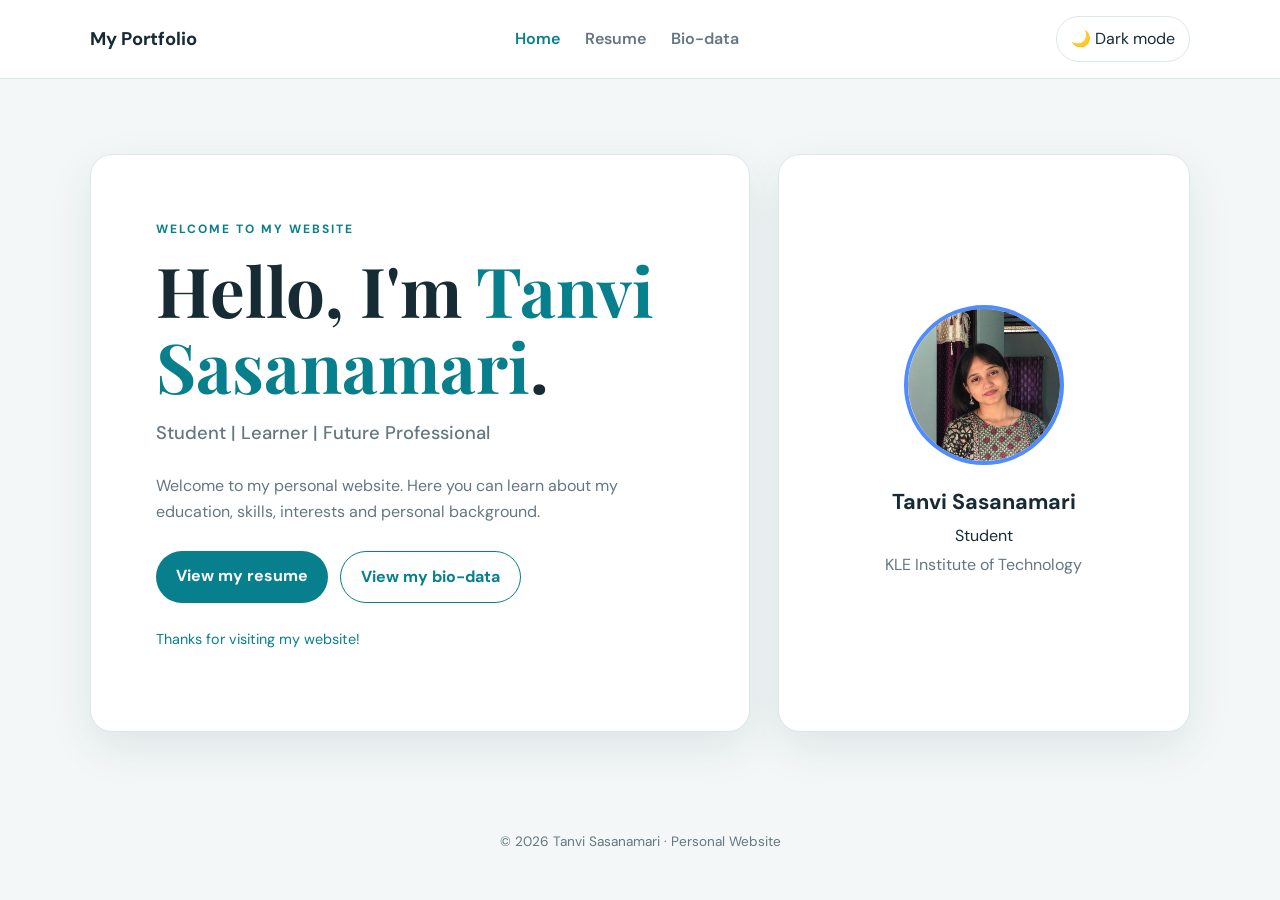
<file: index.html>
<!DOCTYPE html>
<html lang="en">
<head>
  <meta charset="UTF-8">
  <meta name="viewport" content="width=device-width, initial-scale=1.0">
  <title>My Personal Website | Home</title>
  <link rel="stylesheet" href="style.css">
  <script src="https://code.jquery.com/jquery-3.7.1.min.js"></script>
  <script src="script.js" defer></script>
</head>
<body>
  <header class="site-header">
    <a class="brand" href="index.html">My Portfolio</a>
    <nav>
      <a class="active" href="index.html">Home</a>
      <a href="resume.html">Resume</a>
      <a href="biodata.html">Bio-data</a>
    </nav>
    <button id="themeBtn" class="small-button" type="button">🌙 Dark mode</button>
  </header>

  <main class="hero">
    <section class="hero-card">
      <p class="eyebrow">WELCOME TO MY WEBSITE</p>
      <h1>Hello, I'm <span class="accent">Tanvi Sasanamari</span>.</h1>
      <h2>Student | Learner | Future Professional</h2>
      <p class="intro">Welcome to my personal website. Here you can learn about my education, skills, interests and personal background.</p>
      <div class="actions">
        <a class="button" href="resume.html">View my resume</a>
        <a class="button button-outline" href="biodata.html">View my bio-data</a>
      </div>
      <p id="welcomeMessage" class="welcome-message">Thanks for visiting my website!</p>
    </section>
    <aside class="profile-card">
  <img src="profile.jpeg" alt="Tanvi Sasanamari"
       class="profile-picture">
  <h3>Tanvi Sasanamari</h3>
  <p>Student</p>
  <p class="muted">KLE Institute of Technology</p>
</aside>
  </main>

  <footer>© 2026 Tanvi Sasanamari · Personal Website</footer>
</body>
</html>
</file>
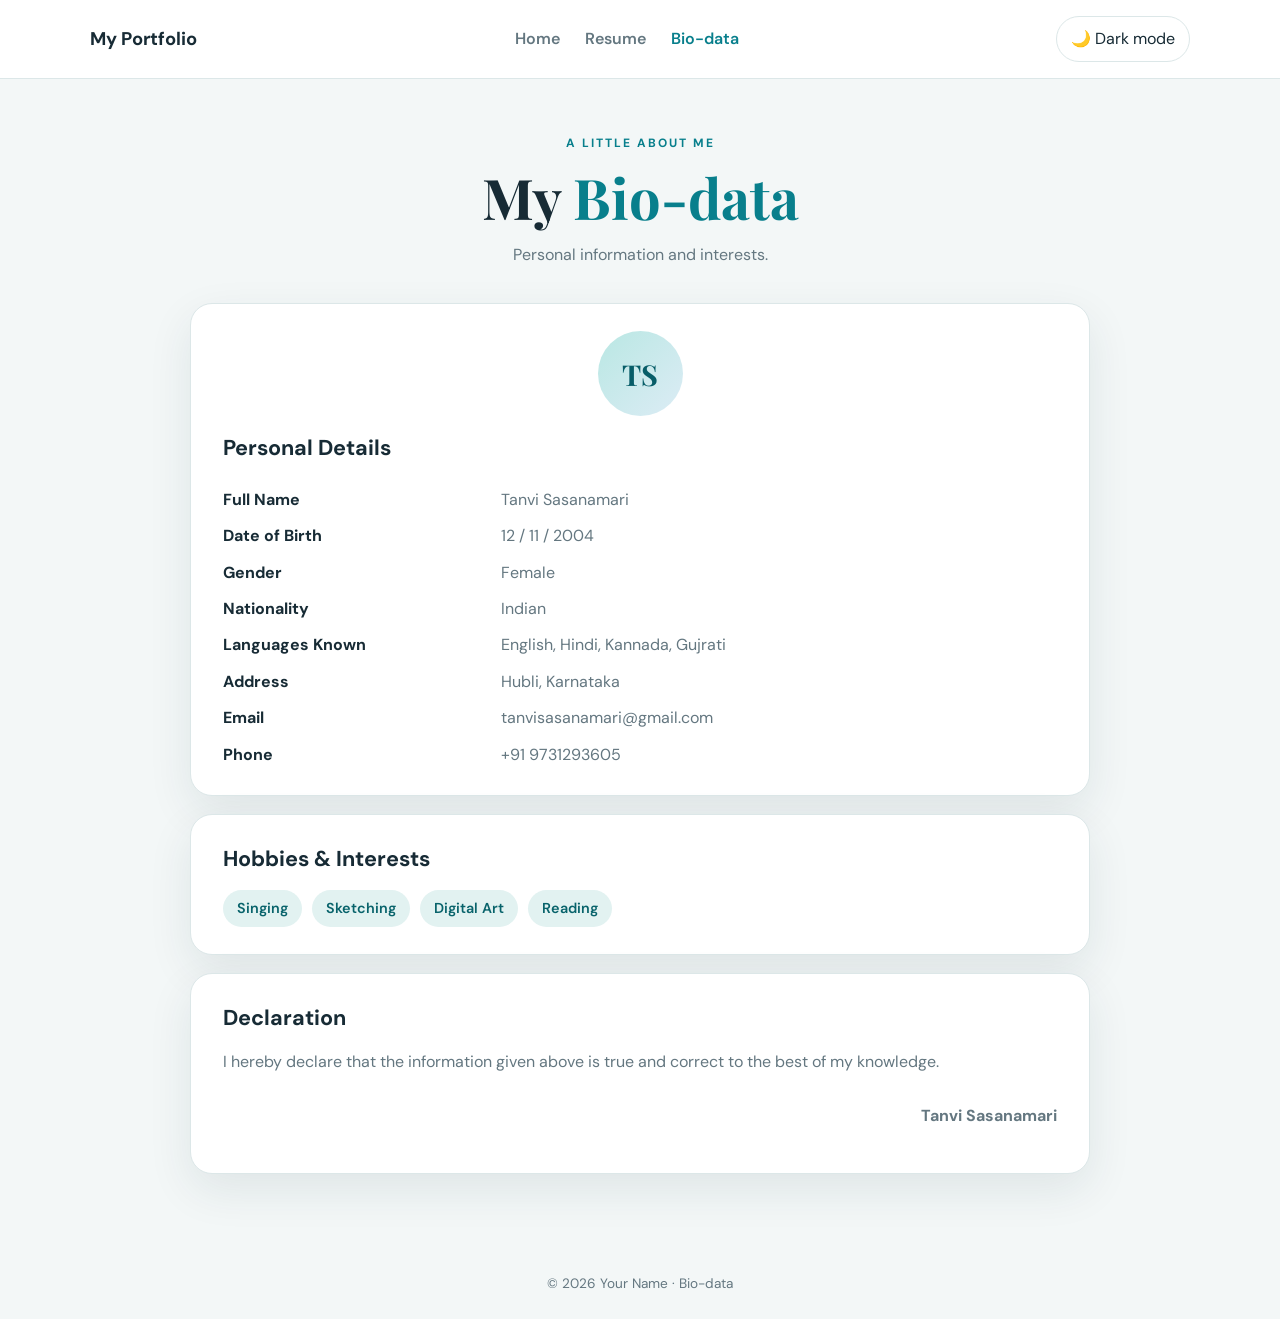
<file: biodata.html>
<!DOCTYPE html>
<html lang="en">
<head>
  <meta charset="UTF-8">
  <meta name="viewport" content="width=device-width, initial-scale=1.0">
  <title>My Bio-data</title>
  <link rel="stylesheet" href="style.css">
  <script src="https://code.jquery.com/jquery-3.7.1.min.js"></script>
  <script src="script.js" defer></script>
</head>
<body>
  <header class="site-header">
    <a class="brand" href="index.html">My Portfolio</a>
    <nav>
      <a href="index.html">Home</a>
      <a href="resume.html">Resume</a>
      <a class="active" href="biodata.html">Bio-data</a>
    </nav>
    <button id="themeBtn" class="small-button" type="button">🌙 Dark mode</button>
  </header>

  <main class="page">
    <div class="page-heading">
      <p class="eyebrow">A LITTLE ABOUT ME</p>
      <h1>My <span class="accent">Bio-data</span></h1>
      <p>Personal information and interests.</p>
    </div>

    <section class="content-card biodata-card">
      <div class="avatar avatar-small">TS</div>
      <h2>Personal Details</h2>
      <dl class="details">
        <dt>Full Name</dt><dd>Tanvi Sasanamari</dd>
        <dt>Date of Birth</dt><dd>12 / 11 / 2004</dd>
        <dt>Gender</dt><dd>Female</dd>
        <dt>Nationality</dt><dd>Indian</dd>
        <dt>Languages Known</dt><dd>English, Hindi, Kannada, Gujrati</dd>
        <dt>Address</dt><dd>Hubli, Karnataka</dd>
        <dt>Email</dt><dd>tanvisasanamari@gmail.com</dd>
        <dt>Phone</dt><dd>+91 9731293605</dd>
      </dl>
    </section>

    <section class="content-card">
      <h2>Hobbies & Interests</h2>
      <div class="chips"><span>Singing</span><span>Sketching</span><span>Digital Art</span><span>Reading</span></div>
    </section>

    <section class="content-card">
      <h2>Declaration</h2>
      <p>I hereby declare that the information given above is true and correct to the best of my knowledge.</p>
      <p class="signature">Tanvi Sasanamari</p>
    </section>
  </main>
  <footer>© 2026 Your Name · Bio-data</footer>
</body>
</html>
</file>
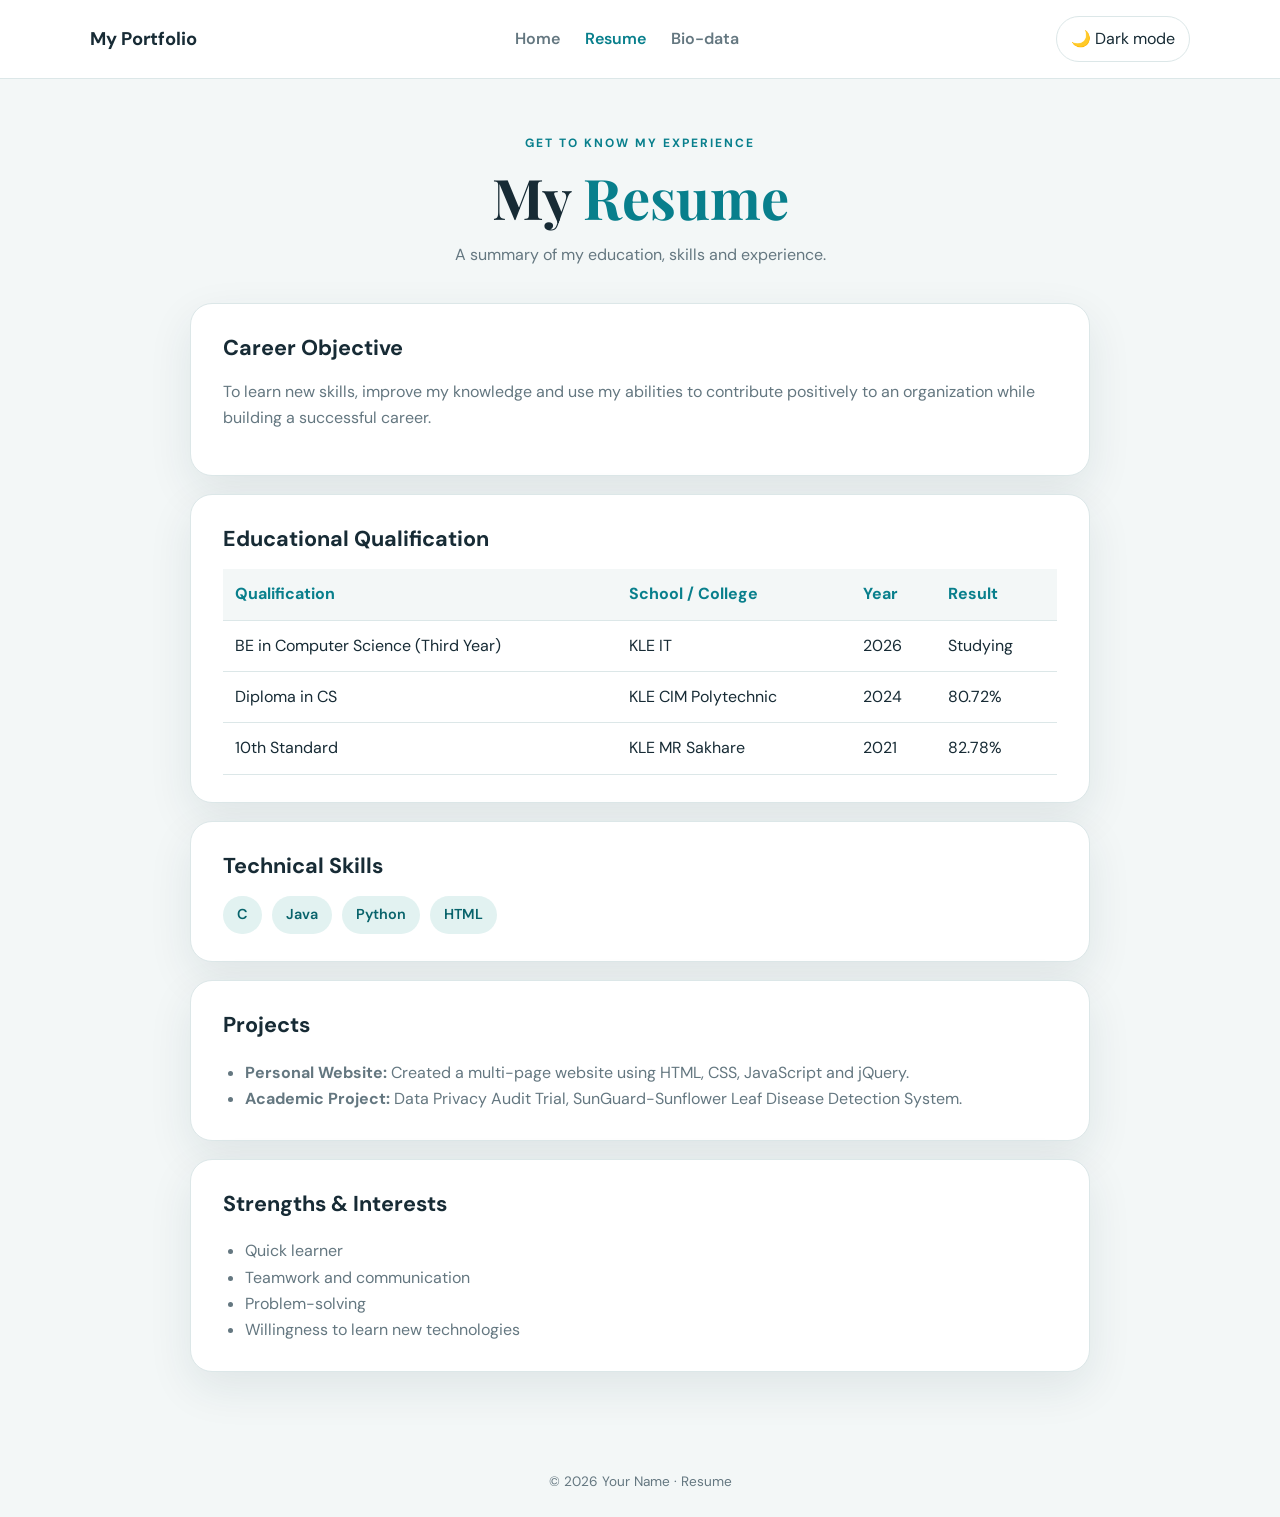
<file: resume.html>
<!DOCTYPE html>
<html lang="en">
<head>
  <meta charset="UTF-8">
  <meta name="viewport" content="width=device-width, initial-scale=1.0">
  <title>My Resume</title>
  <link rel="stylesheet" href="style.css">
  <script src="https://code.jquery.com/jquery-3.7.1.min.js"></script>
  <script src="script.js" defer></script>
</head>
<body>
  <header class="site-header">
    <a class="brand" href="index.html">My Portfolio</a>
    <nav>
      <a href="index.html">Home</a>
      <a class="active" href="resume.html">Resume</a>
      <a href="biodata.html">Bio-data</a>
    </nav>
    <button id="themeBtn" class="small-button" type="button">🌙 Dark mode</button>
  </header>

  <main class="page">
    <div class="page-heading">
      <p class="eyebrow">GET TO KNOW MY EXPERIENCE</p>
      <h1>My <span class="accent">Resume</span></h1>
      <p>A summary of my education, skills and experience.</p>
    </div>

    <section class="content-card">
      <h2>Career Objective</h2>
      <p>To learn new skills, improve my knowledge and use my abilities to contribute positively to an organization while building a successful career.</p>
    </section>

    <section class="content-card">
      <h2>Educational Qualification</h2>
      <div class="table-wrap">
        <table>
          <tr><th>Qualification</th><th>School / College</th><th>Year</th><th>Result</th></tr>
          <tr><td>BE in Computer Science (Third Year)</td><td>KLE IT</td><td>2026</td><td>Studying</td></tr>
          <tr><td>Diploma in CS</td><td>KLE CIM Polytechnic</td><td>2024</td><td>80.72%</td></tr>
          <tr><td>10th Standard</td><td>KLE MR Sakhare</td><td>2021</td><td>82.78%</td></tr>
        </table>
      </div>
    </section>

    <section class="content-card">
      <h2>Technical Skills</h2>
      <div class="chips"><span>C</span><span>Java</span><span>Python</span><span>HTML</span></div>
    </section>

    <section class="content-card">
      <h2>Projects</h2>
      <ul>
        <li><strong>Personal Website:</strong> Created a multi-page website using HTML, CSS, JavaScript and jQuery.</li>
        <li><strong>Academic Project:</strong> Data Privacy Audit Trial, SunGuard-Sunflower Leaf Disease Detection System.</li>
      </ul>
    </section>

    <section class="content-card">
      <h2>Strengths & Interests</h2>
      <ul><li>Quick learner</li><li>Teamwork and communication</li><li>Problem-solving</li><li>Willingness to learn new technologies</li></ul>
    </section>
  </main>
  <footer>© 2026 Your Name · Resume</footer>
</body>
</html>
</file>
<file: style.css>
@import url('https://fonts.googleapis.com/css2?family=DM+Sans:wght@400;500;600;700&family=Playfair+Display:wght@600;700&display=swap');

:root {
  --bg: #f3f7f7; --surface: #ffffff; --text: #172b35; --muted: #647780;
  --accent: #087f8c; --accent-dark: #06616b; --line: #dce7e8;
  --shadow: 0 16px 45px rgba(22, 55, 65, .09);
}
* { box-sizing: border-box; }
body { margin: 0; background: var(--bg); color: var(--text); font-family: 'DM Sans', sans-serif; line-height: 1.65; }
.site-header { min-height: 76px; padding: 16px 7%; display: flex; align-items: center; justify-content: space-between; gap: 20px; background: var(--surface); border-bottom: 1px solid var(--line); }
.brand { color: var(--text); font-weight: 700; font-size: 1.15rem; text-decoration: none; }
nav { display: flex; gap: 25px; flex-wrap: wrap; }
nav a { color: var(--muted); text-decoration: none; font-weight: 600; }
nav a:hover, nav a.active { color: var(--accent); }
.small-button { border: 1px solid var(--line); border-radius: 30px; background: var(--surface); color: var(--text); padding: 9px 14px; cursor: pointer; font: inherit; }
.hero { width: min(1100px, 86%); margin: 75px auto; display: grid; grid-template-columns: 1.6fr 1fr; gap: 28px; align-items: stretch; }
.hero-card, .profile-card, .content-card { background: var(--surface); border: 1px solid var(--line); border-radius: 22px; box-shadow: var(--shadow); }
.hero-card { padding: clamp(28px, 6vw, 65px); }
.eyebrow { color: var(--accent); letter-spacing: 2px; font-size: .75rem; font-weight: 700; }
h1, h2, h3, p { margin-top: 0; }
h1 { font: 700 clamp(2.4rem, 6vw, 4.3rem)/1.1 'Playfair Display', serif; margin-bottom: 14px; }
h2 { font-size: 1.35rem; margin-bottom: 12px; }
.accent { color: var(--accent); }
.hero-card h2 { color: var(--muted); font-size: 1.15rem; font-weight: 500; }
.intro { color: var(--muted); max-width: 580px; margin: 25px 0; }
.actions { display: flex; flex-wrap: wrap; gap: 12px; }
.button { display: inline-block; text-decoration: none; padding: 12px 20px; border-radius: 30px; background: var(--accent); color: white; font-weight: 700; }
.button:hover { background: var(--accent-dark); }
.button-outline { background: transparent; border: 1px solid var(--accent); color: var(--accent); }
.welcome-message { color: var(--accent); margin-top: 25px; font-size: .9rem; }
.profile-card { padding: 35px 25px; text-align: center; display: flex; flex-direction: column; justify-content: center; align-items: center; }
.avatar { width: 145px; height: 145px; border-radius: 50%; display: grid; place-items: center; background: linear-gradient(135deg, #b9e7e3, #dcecf5); color: #075d68; font: 700 2.8rem 'Playfair Display', serif; margin-bottom: 20px; }
.avatar-small { width: 85px; height: 85px; font-size: 1.8rem; margin: 0 auto 15px; }
.profile-card h3 { margin-bottom: 2px; font-size: 1.35rem; }
.profile-card p { margin-bottom: 3px; }
.muted, .page-heading p:last-child { color: var(--muted); }
.page { width: min(900px, 88%); margin: 55px auto 75px; }
.page-heading { text-align: center; margin-bottom: 35px; }
.page-heading h1 { font-size: clamp(2.5rem, 5vw, 3.5rem); }
.content-card { padding: 27px 32px; margin: 18px 0; }
.content-card p, .content-card li { color: var(--muted); }
.content-card ul { padding-left: 22px; margin-bottom: 0; }
.table-wrap { overflow-x: auto; }
table { border-collapse: collapse; width: 100%; min-width: 520px; text-align: left; }
th, td { padding: 12px; border-bottom: 1px solid var(--line); }
th { color: var(--accent); background: var(--bg); }
.chips { display: flex; gap: 10px; flex-wrap: wrap; }
.chips span { background: #e2f2f1; color: #08636b; border-radius: 30px; padding: 7px 14px; font-size: .9rem; font-weight: 600; }
.details { display: grid; grid-template-columns: minmax(130px, .7fr) 1.5fr; gap: 10px 18px; margin: 20px 0 0; }
.details dt { font-weight: 700; color: var(--text); }
.details dd { margin: 0; color: var(--muted); }
.signature { text-align: right; font-weight: 700; margin-top: 28px; }
footer { text-align: center; padding: 24px; color: var(--muted); font-size: .85rem; }
body.dark { --bg: #101d23; --surface: #192a32; --text: #edf5f5; --muted: #b0c0c5; --accent: #65d2cb; --accent-dark: #3db4ae; --line: #30444d; --shadow: 0 16px 45px rgba(0,0,0,.18); }
body.dark .chips span { background: #24464a; color: #a9eeea; }
body.dark th { background: #20343c; }
@media (max-width: 720px) {
  .site-header { padding: 16px 5%; flex-wrap: wrap; }
  nav { order: 3; width: 100%; gap: 18px; }
  .hero { grid-template-columns: 1fr; margin: 35px auto; }
  .page { margin-top: 35px; }
  .content-card { padding: 22px; }
  .details { grid-template-columns: 1fr; gap: 2px; }
  .details dd { margin-bottom: 10px; }
}
.profile-picture {
  width: 160px;
  height: 160px;
  border-radius: 50%;
  object-fit: cover;
  border: 4px solid #4f8cff;
  display: block;
  margin: 0 auto 20px;
}
</file>
